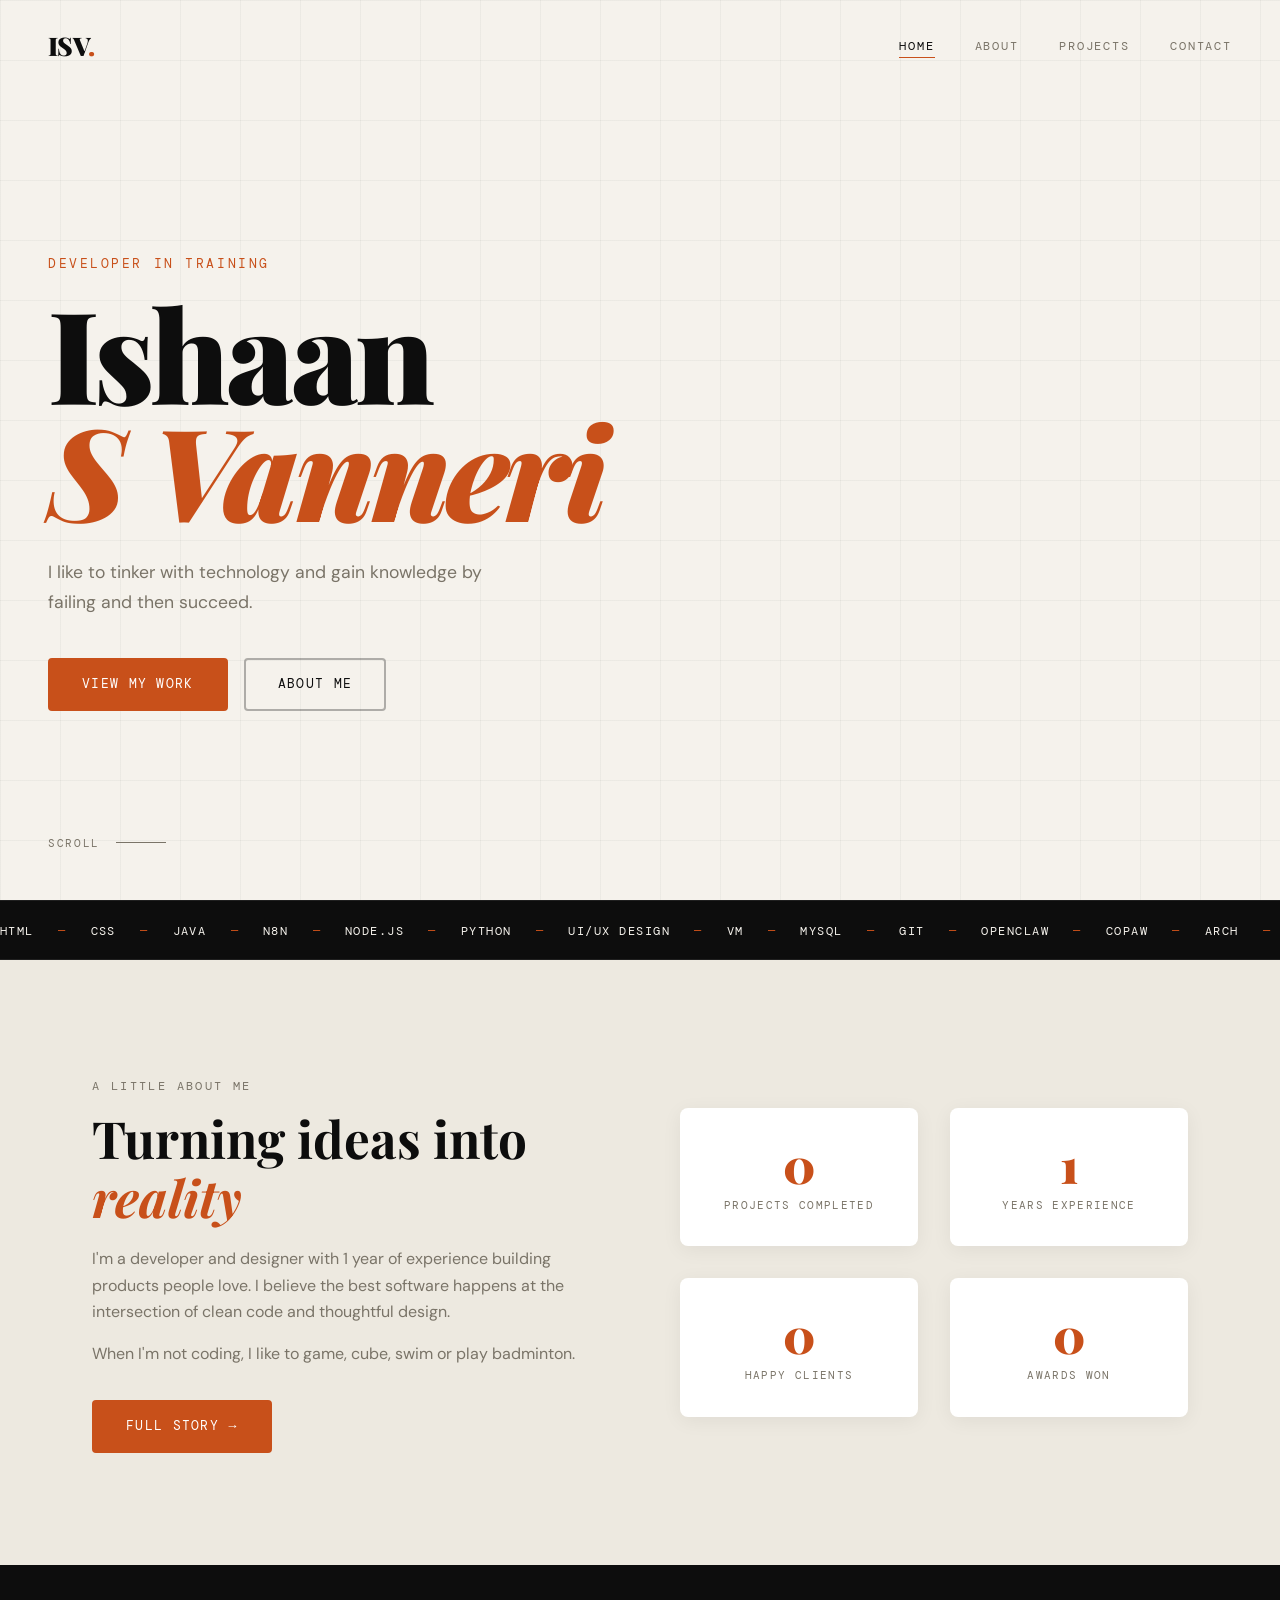
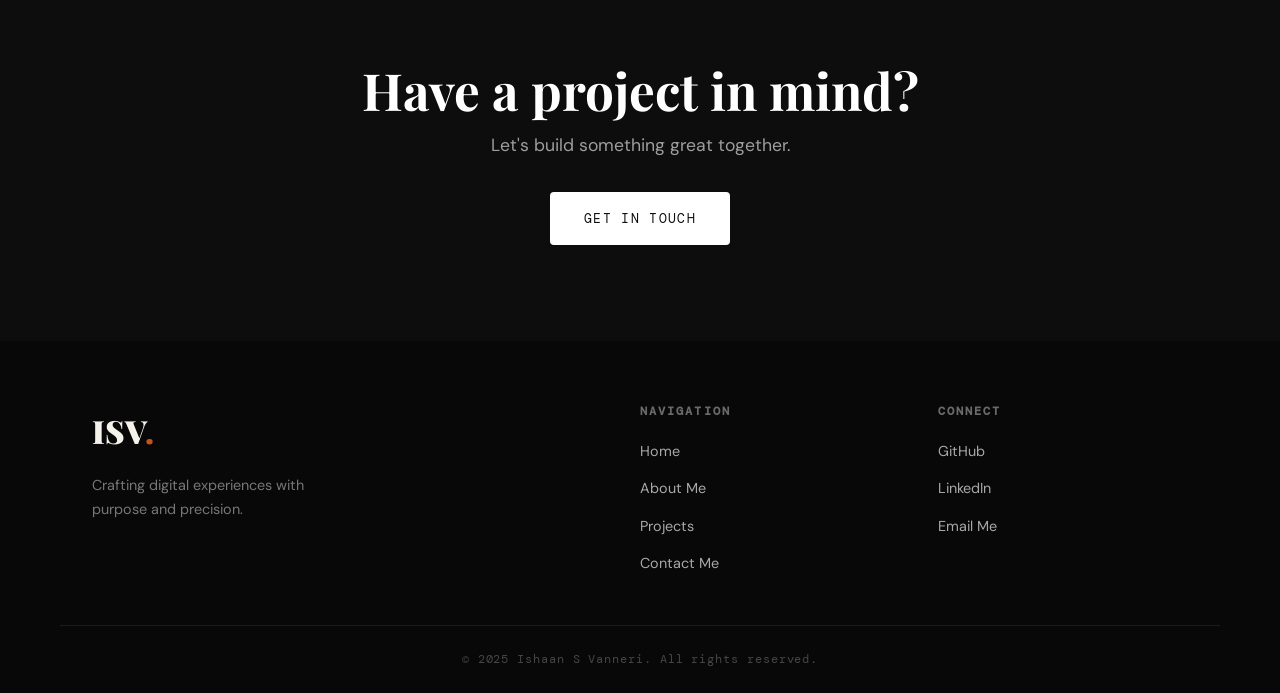
<file: index.html>
<!DOCTYPE html>
<html lang="en">
<head>
  <meta charset="UTF-8" />
  <meta name="viewport" content="width=device-width, initial-scale=1.0"/>
  <title>Ishaan S Vanneri — Developer & Designer</title>
  <link rel="stylesheet" href="style.css" />
  <link rel="preconnect" href="https://fonts.googleapis.com">
  <link href="https://fonts.googleapis.com/css2?family=Playfair+Display:ital,wght@0,400;0,700;0,900;1,400&family=DM+Mono:wght@300;400;500&family=DM+Sans:wght@300;400;500&display=swap" rel="stylesheet">
</head>
<body>

  <!-- Navigation -->
  <nav class="navbar" id="navbar">
    <div class="nav-logo">
      <a href="index.html">ISV<span class="dot">.</span></a>
    </div>
    <button class="hamburger" id="hamburger" aria-label="Toggle menu">
      <span></span><span></span><span></span>
    </button>
    <ul class="nav-links" id="nav-links">
      <li><a href="index.html" class="active">Home</a></li>
      <li><a href="about.html">About</a></li>
      <li><a href="projects.html">Projects</a></li>
      <li><a href="contact.html">Contact</a></li>
    </ul>
  </nav>

  <!-- Hero Section -->
  <section class="hero" id="home">
    <div class="hero-bg">
      <div class="grid-overlay"></div>
    </div>
    <div class="hero-content">
      <p class="hero-tag animate-in" style="animation-delay:0.1s">Developer in training</p>
      <h1 class="hero-title animate-in" style="animation-delay:0.3s">
        Ishaan<br/><em>S Vanneri</em>
      </h1>
      <p class="hero-desc animate-in" style="animation-delay:0.5s">
        I like to tinker with technology and gain knowledge by failing and then succeed.
      </p>
      <div class="hero-cta animate-in" style="animation-delay:0.7s">
        <a href="projects.html" class="btn btn-primary">View My Work</a>
        <a href="about.html" class="btn btn-ghost">About Me</a>
      </div>
    </div>
    <div class="hero-scroll">
      <span>Scroll</span>
      <div class="scroll-line"></div>
    </div>
  </section>

  <div class="skills-strip">
    <div class="strip-inner">
      <span>HTML</span><span class="sep">—</span>
      <span>CSS</span><span class="sep">—</span>
      <span>Java</span><span class="sep">—</span>
      <span>n8n</span><span class="sep">—</span>
      <span>Node.js</span><span class="sep">—</span>
      <span>Python</span><span class="sep">—</span>
      <span>UI/UX Design</span><span class="sep">—</span>
      <span>VM</span><span class="sep">—</span>
      <span>MySQL</span><span class="sep">—</span>
      <span>Git</span><span class="sep">—</span>
      <span>Openclaw</span><span class="sep">—</span>
      <span>Copaw</span><span class="sep">—</span>
      <span>Arch</span><span class="sep">—</span>
      <span>Minecraft Mods</span><span class="sep">—</span>
      <span>Creating Custom OS</span><span class="sep">—</span>
      <span>HTML</span><span class="sep">—</span>
      <span>CSS</span><span class="sep">—</span>
      <span>Java</span><span class="sep">—</span>
      <span>n8n</span><span class="sep">—</span>
      <span>Node.js</span><span class="sep">—</span>
      <span>Python</span><span class="sep">—</span>
      <span>UI/UX Design</span><span class="sep">—</span>
      <span>VM</span><span class="sep">—</span>
      <span>MySQL</span><span class="sep">—</span>
      <span>Git</span><span class="sep">—</span>
      <span>Openclaw</span><span class="sep">—</span>
      <span>Copaw</span><span class="sep">—</span>
      <span>Arch</span><span class="sep">—</span>
      <span>Minecraft Mods</span><span class="sep">—</span>
      <span>Creating Custom OS</span>
    </div>
  </div>


  <!-- About Teaser -->
  <section class="about-teaser">
    <div class="container teaser-grid">
      <div class="teaser-text">
        <span class="label">A Little About Me</span>
        <h2>Turning ideas into <em>reality</em></h2>
        <p>I'm a developer and designer with 1 year of experience building products people love. I believe the best software happens at the intersection of clean code and thoughtful design.</p>
        <p>When I'm not coding, I like to game, cube, swim or play badminton.</p>
        <a href="about.html" class="btn btn-primary">Full Story →</a>
      </div>
      <div class="teaser-stats">
        <div class="stat-item">
          <span class="stat-num" data-target="0">0</span>
          <span class="stat-label">Projects Completed</span>
        </div>
        <div class="stat-item">
          <span class="stat-num" data-target="1">1</span>
          <span class="stat-label">Years Experience</span>
        </div>
        <div class="stat-item">
          <span class="stat-num" data-target="0">0</span>
          <span class="stat-label">Happy Clients</span>
        </div>
        <div class="stat-item">
          <span class="stat-num" data-target="0">0</span>
          <span class="stat-label">Awards Won</span>
        </div>
      </div>
    </div>
  </section>

  <!-- CTA Band -->
  <section class="cta-band">
    <div class="container">
      <h2>Have a project in mind?</h2>
      <p>Let's build something great together.</p>
      <a href="pages/contact.html" class="btn btn-light">Get In Touch</a>
    </div>
  </section>

  <!-- Footer -->
  <footer class="footer">
    <div class="container footer-grid">
      <div class="footer-brand">
        <span class="logo">ISV<span class="dot">.</span></span>
        <p>Crafting digital experiences with purpose and precision.</p>
      </div>
      <div class="footer-links">
        <h4>Navigation</h4>
        <ul>
          <li><a href="index.html">Home</a></li>
          <li><a href="about.html">About Me</a></li>
          <li><a href="projects.html">Projects</a></li>
          <li><a href="contact.html">Contact Me</a></li>
        </ul>
      </div>
      <div class="footer-social">
        <h4>Connect</h4>
        <ul>
          <li><a href="https://github.com/ripzeno" target="_blank" rel="noopener">GitHub</a></li>
          <li><a href="https://www.linkedin.com/in/ishaan-s-vanneri-62398538a/" target="_blank" rel="noopener">LinkedIn</a></li>
          <li><a href="mailto:ishaansvanneri@gmail.com">Email Me</a></li>
        </ul>
      </div>
    </div>
    <div class="footer-bottom">
      <p>&copy; 2025 Ishaan S Vanneri. All rights reserved.</p>
    </div>
  </footer>

</body>
</html>
</file>
<file: style.css>
/* ============================================
   ALEX MORGAN PORTFOLIO — MAIN STYLESHEET
   ============================================ */

/* ---------- CSS Variables ---------- */
:root {
  --ink:      #0d0d0d;
  --paper:    #f5f2ec;
  --cream:    #ede9e0;
  --accent:   #c8501a;
  --accent2:  #1a4fc8;
  --muted:    #7a7468;
  --white:    #ffffff;

  --font-display: 'Playfair Display', Georgia, serif;
  --font-mono:    'DM Mono', 'Courier New', monospace;
  --font-body:    'DM Sans', sans-serif;

  --radius: 4px;
  --transition: 0.3s cubic-bezier(0.4, 0, 0.2, 1);
  --shadow: 0 8px 40px rgba(13,13,13,0.12);
  --shadow-lg: 0 20px 60px rgba(13,13,13,0.18);
}

/* ---------- Reset & Base ---------- */
*, *::before, *::after { box-sizing: border-box; margin: 0; padding: 0; }

html { scroll-behavior: smooth; font-size: 16px; }

body {
  font-family: var(--font-body);
  background: var(--paper);
  color: var(--ink);
  line-height: 1.65;
  overflow-x: hidden;
}

img { max-width: 100%; display: block; }
a { color: inherit; text-decoration: none; }
ul { list-style: none; }

/* ---------- Typography ---------- */
h1, h2, h3, h4 {
  font-family: var(--font-display);
  line-height: 1.15;
  font-weight: 700;
}

h1 { font-size: clamp(3.5rem, 9vw, 7.5rem); }
h2 { font-size: clamp(2rem, 4vw, 3.2rem); }
h3 { font-size: 1.4rem; }

em { font-style: italic; color: var(--accent); }

.label {
  display: inline-block;
  font-family: var(--font-mono);
  font-size: 0.75rem;
  letter-spacing: 0.2em;
  text-transform: uppercase;
  color: var(--muted);
  margin-bottom: 0.75rem;
}

/* ---------- Utility ---------- */
.container {
  max-width: 1160px;
  margin: 0 auto;
  padding: 0 2rem;
}

/* ---------- Buttons ---------- */
.btn {
  display: inline-block;
  font-family: var(--font-mono);
  font-size: 0.82rem;
  letter-spacing: 0.1em;
  text-transform: uppercase;
  padding: 0.85rem 2rem;
  border-radius: var(--radius);
  transition: all var(--transition);
  cursor: pointer;
  border: 2px solid transparent;
}

.btn-primary {
  background: var(--accent);
  color: var(--white);
  border-color: var(--accent);
}
.btn-primary:hover {
  background: transparent;
  color: var(--accent);
}

.btn-ghost {
  background: transparent;
  color: var(--ink);
  border-color: rgba(13,13,13,0.3);
}
.btn-ghost:hover {
  border-color: var(--ink);
  background: var(--ink);
  color: var(--white);
}

.btn-outline {
  background: transparent;
  color: var(--ink);
  border-color: var(--ink);
}
.btn-outline:hover {
  background: var(--ink);
  color: var(--paper);
}

.btn-light {
  background: var(--white);
  color: var(--ink);
  border-color: var(--white);
}
.btn-light:hover {
  background: transparent;
  color: var(--white);
  border-color: var(--white);
}

/* ---------- Navigation ---------- */
.navbar {
  position: fixed;
  top: 0; left: 0; right: 0;
  z-index: 100;
  display: flex;
  align-items: center;
  justify-content: space-between;
  padding: 1.5rem 3rem;
  transition: background var(--transition), padding var(--transition), box-shadow var(--transition);
}

.navbar.scrolled {
  background: rgba(245,242,236,0.95);
  backdrop-filter: blur(12px);
  padding: 1rem 3rem;
  box-shadow: 0 2px 20px rgba(0,0,0,0.08);
}

.nav-logo a {
  font-family: var(--font-display);
  font-size: 1.6rem;
  font-weight: 900;
  color: var(--ink);
  letter-spacing: -0.02em;
}

.dot { color: var(--accent); }

.nav-links {
  display: flex;
  gap: 2.5rem;
  align-items: center;
}

.nav-links a {
  font-family: var(--font-mono);
  font-size: 0.78rem;
  letter-spacing: 0.15em;
  text-transform: uppercase;
  color: var(--muted);
  transition: color var(--transition);
  position: relative;
}

.nav-links a::after {
  content: '';
  position: absolute;
  bottom: -4px; left: 0;
  width: 0; height: 1px;
  background: var(--accent);
  transition: width var(--transition);
}

.nav-links a:hover,
.nav-links a.active {
  color: var(--ink);
}

.nav-links a:hover::after,
.nav-links a.active::after {
  width: 100%;
}

/* Hamburger */
.hamburger {
  display: none;
  flex-direction: column;
  gap: 5px;
  background: none;
  border: none;
  cursor: pointer;
  padding: 4px;
  z-index: 200;
}
.hamburger span {
  display: block;
  width: 24px; height: 2px;
  background: var(--ink);
  transition: all var(--transition);
}
.hamburger.open span:nth-child(1) { transform: translateY(7px) rotate(45deg); }
.hamburger.open span:nth-child(2) { opacity: 0; }
.hamburger.open span:nth-child(3) { transform: translateY(-7px) rotate(-45deg); }

/* ---------- Hero Section ---------- */
.hero {
  min-height: 100vh;
  display: flex;
  align-items: center;
  position: relative;
  padding: 8rem 3rem 4rem;
  overflow: hidden;
}

.hero-bg {
  position: absolute;
  inset: 0;
  background: var(--paper);
}

.grid-overlay {
  position: absolute;
  inset: 0;
  background-image:
    linear-gradient(rgba(13,13,13,0.04) 1px, transparent 1px),
    linear-gradient(90deg, rgba(13,13,13,0.04) 1px, transparent 1px);
  background-size: 60px 60px;
}

/* Decorative accent shape */
.hero::before {
  content: '';
  position: absolute;
  top: -10%;
  right: -5%;
  width: 55vw;
  height: 90vh;
  background: linear-gradient(135deg, var(--cream) 0%, rgba(200,80,26,0.08) 100%);
  border-radius: 0 0 0 60% / 0 0 0 30%;
  z-index: 0;
}

.hero-content {
  position: relative;
  z-index: 1;
  max-width: 780px;
}

.hero-tag {
  font-family: var(--font-mono);
  font-size: 0.8rem;
  letter-spacing: 0.2em;
  text-transform: uppercase;
  color: var(--accent);
  margin-bottom: 1.2rem;
}

.hero-title {
  font-size: clamp(4rem, 10vw, 8.5rem);
  font-weight: 900;
  line-height: 0.92;
  letter-spacing: -0.03em;
  margin-bottom: 1.8rem;
}

.hero-desc {
  font-size: 1.1rem;
  color: var(--muted);
  max-width: 480px;
  margin-bottom: 2.5rem;
  line-height: 1.7;
}

.hero-cta {
  display: flex;
  gap: 1rem;
  flex-wrap: wrap;
}

/* Scroll indicator */
.hero-scroll {
  position: absolute;
  bottom: 3rem;
  left: 3rem;
  display: flex;
  align-items: center;
  gap: 1rem;
  font-family: var(--font-mono);
  font-size: 0.7rem;
  letter-spacing: 0.15em;
  text-transform: uppercase;
  color: var(--muted);
  z-index: 1;
}

.scroll-line {
  width: 50px; height: 1px;
  background: var(--muted);
  position: relative;
  overflow: hidden;
}
.scroll-line::after {
  content: '';
  position: absolute;
  top: 0; left: -100%;
  width: 100%; height: 100%;
  background: var(--accent);
  animation: scan 2s ease-in-out infinite;
}
@keyframes scan {
  0% { left: -100%; }
  100% { left: 100%; }
}

/* ---------- Animate In ---------- */
.animate-in {
  opacity: 0;
  transform: translateY(24px);
  animation: fadeUp 0.7s ease forwards;
}
@keyframes fadeUp {
  to { opacity: 1; transform: translateY(0); }
}

/* ---------- Skills Strip ---------- */
.skills-strip {
  background: var(--ink);
  color: var(--paper);
  overflow: hidden;
  padding: 1rem 0;
  border-top: 1px solid rgba(255,255,255,0.08);
  border-bottom: 1px solid rgba(255,255,255,0.08);
}

.strip-inner {
  display: inline-flex;
  gap: 1.5rem;
  animation: marquee 30s linear infinite;
  white-space: nowrap;
}

.strip-inner span {
  font-family: var(--font-mono);
  font-size: 0.78rem;
  letter-spacing: 0.12em;
  text-transform: uppercase;
}

.strip-inner .sep {
  color: var(--accent);
}

@keyframes marquee {
  0%   { transform: translateX(0); }
  100% { transform: translateX(-50%); }
}

/* ---------- Featured Projects ---------- */
.featured {
  padding: 7rem 0;
}

.section-header {
  margin-bottom: 3.5rem;
}

.projects-grid {
  display: grid;
  grid-template-columns: 1fr 1fr;
  grid-template-rows: auto auto;
  gap: 2rem;
}

.card-large {
  grid-row: span 2;
}

.project-card {
  background: var(--white);
  border-radius: 8px;
  overflow: hidden;
  box-shadow: var(--shadow);
  transition: transform var(--transition), box-shadow var(--transition);
}

.project-card:hover {
  transform: translateY(-6px);
  box-shadow: var(--shadow-lg);
}

.card-img {
  position: relative;
  overflow: hidden;
}

.img-placeholder {
  width: 100%;
  aspect-ratio: 16/9;
  display: flex;
  align-items: center;
  justify-content: center;
}

.card-large .img-placeholder {
  aspect-ratio: 4/3;
}

.p1 { background: linear-gradient(135deg, #1a2c5c 0%, #2a4faa 100%); }
.p2 { background: linear-gradient(135deg, #1c3a2a 0%, #2e8b5a 100%); }
.p3 { background: linear-gradient(135deg, #4a1520 0%, #c8501a 100%); }

/* Placeholder art */
.placeholder-art {
  display: flex;
  flex-direction: column;
  align-items: center;
  gap: 12px;
  opacity: 0.5;
}
.art-circle {
  width: 70px; height: 70px;
  border-radius: 50%;
  border: 3px solid rgba(255,255,255,0.6);
}
.art-bar {
  width: 90px; height: 8px;
  border-radius: 4px;
  background: rgba(255,255,255,0.5);
}
.art-bar.short { width: 55px; }
.art-wave {
  width: 120px; height: 60px;
  border-radius: 50%;
  border: 3px solid rgba(255,255,255,0.6);
  clip-path: inset(50% 0 0 0);
  transform: scaleX(2);
}
.art-dots {
  width: 80px; height: 80px;
  background: radial-gradient(circle, rgba(255,255,255,0.5) 2px, transparent 2px);
  background-size: 16px 16px;
}

.card-overlay {
  position: absolute;
  inset: 0;
  background: rgba(13,13,13,0.7);
  display: flex;
  align-items: center;
  justify-content: center;
  opacity: 0;
  transition: opacity var(--transition);
}

.project-card:hover .card-overlay { opacity: 1; }

.overlay-btn {
  background: var(--white);
  color: var(--ink);
  font-family: var(--font-mono);
  font-size: 0.8rem;
  letter-spacing: 0.1em;
  padding: 0.75rem 1.5rem;
  border-radius: var(--radius);
  transition: background var(--transition), color var(--transition);
}
.overlay-btn:hover {
  background: var(--accent);
  color: var(--white);
}

.card-body {
  padding: 1.6rem;
}

.card-meta {
  display: flex;
  gap: 0.5rem;
  flex-wrap: wrap;
  margin-bottom: 0.75rem;
}

.tag {
  font-family: var(--font-mono);
  font-size: 0.68rem;
  letter-spacing: 0.1em;
  text-transform: uppercase;
  color: var(--accent);
  background: rgba(200,80,26,0.08);
  padding: 0.2rem 0.6rem;
  border-radius: 2px;
}

.card-body h3 {
  margin-bottom: 0.6rem;
  font-size: 1.2rem;
}
.card-body p {
  font-size: 0.9rem;
  color: var(--muted);
  margin-bottom: 1rem;
}

.card-link {
  font-family: var(--font-mono);
  font-size: 0.78rem;
  letter-spacing: 0.1em;
  color: var(--ink);
  display: inline-flex;
  align-items: center;
  gap: 4px;
  transition: color var(--transition), gap var(--transition);
}
.card-link span { transition: transform var(--transition); }
.card-link:hover { color: var(--accent); }
.card-link:hover span { transform: translateX(4px); }

.view-all-wrap {
  text-align: center;
  margin-top: 3rem;
}

/* ---------- About Teaser ---------- */
.about-teaser {
  background: var(--cream);
  padding: 7rem 0;
}

.teaser-grid {
  display: grid;
  grid-template-columns: 1fr 1fr;
  gap: 5rem;
  align-items: center;
}

.teaser-text h2 { margin-bottom: 1.2rem; }
.teaser-text p { color: var(--muted); margin-bottom: 1rem; }
.teaser-text .btn { margin-top: 1rem; }

.teaser-stats {
  display: grid;
  grid-template-columns: 1fr 1fr;
  gap: 2rem;
}

.stat-item {
  background: var(--white);
  padding: 2rem 1.5rem;
  border-radius: 8px;
  box-shadow: 0 4px 20px rgba(0,0,0,0.06);
  text-align: center;
  transition: transform var(--transition);
}
.stat-item:hover { transform: translateY(-4px); }

.stat-num {
  display: block;
  font-family: var(--font-display);
  font-size: 3rem;
  font-weight: 900;
  color: var(--accent);
  line-height: 1;
}

.stat-label {
  display: block;
  font-family: var(--font-mono);
  font-size: 0.7rem;
  letter-spacing: 0.12em;
  text-transform: uppercase;
  color: var(--muted);
  margin-top: 0.5rem;
}

/* ---------- CTA Band ---------- */
.cta-band {
  background: var(--ink);
  color: var(--white);
  padding: 6rem 0;
  text-align: center;
}

.cta-band h2 {
  color: var(--white);
  margin-bottom: 0.75rem;
}

.cta-band p {
  color: rgba(255,255,255,0.6);
  margin-bottom: 2rem;
  font-size: 1.1rem;
}

/* ---------- Footer ---------- */
.footer {
  background: #080808;
  color: var(--paper);
  padding-top: 4rem;
}

.footer-grid {
  display: grid;
  grid-template-columns: 2fr 1fr 1fr;
  gap: 3rem;
  padding-bottom: 3rem;
  border-bottom: 1px solid rgba(255,255,255,0.08);
}

.footer-brand .logo {
  font-family: var(--font-display);
  font-size: 2rem;
  font-weight: 900;
}

.footer-brand p {
  margin-top: 1rem;
  color: rgba(255,255,255,0.45);
  font-size: 0.9rem;
  max-width: 260px;
}

.footer-links h4,
.footer-social h4 {
  font-family: var(--font-mono);
  font-size: 0.72rem;
  letter-spacing: 0.18em;
  text-transform: uppercase;
  color: rgba(255,255,255,0.4);
  margin-bottom: 1.2rem;
}

.footer-links ul li + li,
.footer-social ul li + li { margin-top: 0.7rem; }

.footer-links a,
.footer-social a {
  color: rgba(255,255,255,0.65);
  font-size: 0.9rem;
  transition: color var(--transition);
}
.footer-links a:hover,
.footer-social a:hover { color: var(--accent); }

.footer-bottom {
  padding: 1.5rem 0;
  text-align: center;
}
.footer-bottom p {
  font-family: var(--font-mono);
  font-size: 0.72rem;
  letter-spacing: 0.08em;
  color: rgba(255,255,255,0.25);
}

/* ---------- Inner Page Shared Styles ---------- */
.page-hero {
  background: var(--cream);
  padding: 9rem 3rem 4rem;
  border-bottom: 1px solid rgba(13,13,13,0.08);
}

.page-hero h1 {
  font-size: clamp(2.8rem, 6vw, 5rem);
}

.page-content {
  padding: 5rem 0 7rem;
}

/* ---------- About Page ---------- */
.about-grid {
  display: grid;
  grid-template-columns: 1fr 1.3fr;
  gap: 5rem;
  align-items: start;
  margin-bottom: 5rem;
}

.about-portrait {
  aspect-ratio: 3/4;
  background: linear-gradient(145deg, var(--cream), var(--accent) 200%);
  border-radius: 8px;
  position: relative;
  overflow: hidden;
}

.about-portrait::after {
  content: 'AM';
  position: absolute;
  bottom: 1.5rem;
  right: 1.5rem;
  font-family: var(--font-display);
  font-size: 5rem;
  font-weight: 900;
  color: rgba(255,255,255,0.15);
  line-height: 1;
}

.about-text h2 { margin-bottom: 1.2rem; }
.about-text p { color: var(--muted); margin-bottom: 1rem; }

.skills-grid {
  display: grid;
  grid-template-columns: repeat(auto-fill, minmax(140px, 1fr));
  gap: 1rem;
  margin-top: 2rem;
}

.skill-pill {
  background: var(--white);
  border: 1px solid rgba(13,13,13,0.1);
  border-radius: 4px;
  padding: 0.6rem 1rem;
  font-family: var(--font-mono);
  font-size: 0.78rem;
  letter-spacing: 0.08em;
  text-align: center;
  transition: all var(--transition);
}
.skill-pill:hover {
  border-color: var(--accent);
  color: var(--accent);
  transform: translateY(-2px);
}

.timeline {
  position: relative;
  padding-left: 2rem;
}
.timeline::before {
  content: '';
  position: absolute;
  top: 0; left: 0;
  width: 1px;
  height: 100%;
  background: rgba(13,13,13,0.12);
}

.timeline-item {
  position: relative;
  padding-bottom: 2.5rem;
}
.timeline-item::before {
  content: '';
  position: absolute;
  left: -2.4rem;
  top: 0.4rem;
  width: 10px; height: 10px;
  border-radius: 50%;
  background: var(--accent);
}
.timeline-item .year {
  font-family: var(--font-mono);
  font-size: 0.72rem;
  letter-spacing: 0.15em;
  text-transform: uppercase;
  color: var(--accent);
  margin-bottom: 0.3rem;
}
.timeline-item h4 { margin-bottom: 0.3rem; }
.timeline-item p { color: var(--muted); font-size: 0.9rem; }

/* ---------- Projects Page ---------- */
.filter-bar {
  display: flex;
  gap: 0.75rem;
  flex-wrap: wrap;
  margin-bottom: 3rem;
}

.filter-btn {
  font-family: var(--font-mono);
  font-size: 0.75rem;
  letter-spacing: 0.1em;
  text-transform: uppercase;
  padding: 0.5rem 1.2rem;
  border-radius: 2px;
  border: 1px solid rgba(13,13,13,0.2);
  background: transparent;
  cursor: pointer;
  transition: all var(--transition);
}
.filter-btn:hover,
.filter-btn.active {
  background: var(--ink);
  color: var(--white);
  border-color: var(--ink);
}

.all-projects-grid {
  display: grid;
  grid-template-columns: repeat(auto-fill, minmax(320px, 1fr));
  gap: 2rem;
}

/* ---------- Contact Page ---------- */
.contact-grid {
  display: grid;
  grid-template-columns: 1fr 1.5fr;
  gap: 5rem;
  align-items: start;
}

.contact-info h3 { margin-bottom: 1rem; }
.contact-info p { color: var(--muted); margin-bottom: 2rem; }

.contact-detail {
  display: flex;
  align-items: flex-start;
  gap: 1rem;
  margin-bottom: 1.5rem;
}
.contact-icon {
  width: 40px; height: 40px;
  background: var(--cream);
  border-radius: 4px;
  display: flex;
  align-items: center;
  justify-content: center;
  font-size: 1rem;
  flex-shrink: 0;
}
.contact-detail-text small {
  font-family: var(--font-mono);
  font-size: 0.68rem;
  letter-spacing: 0.1em;
  text-transform: uppercase;
  color: var(--muted);
  display: block;
}

/* Form */
.form-group {
  margin-bottom: 1.4rem;
}
.form-group label {
  display: block;
  font-family: var(--font-mono);
  font-size: 0.72rem;
  letter-spacing: 0.12em;
  text-transform: uppercase;
  color: var(--muted);
  margin-bottom: 0.5rem;
}
.form-group input,
.form-group textarea {
  width: 100%;
  padding: 0.85rem 1rem;
  background: var(--white);
  border: 1px solid rgba(13,13,13,0.15);
  border-radius: var(--radius);
  font-family: var(--font-body);
  font-size: 0.95rem;
  color: var(--ink);
  transition: border-color var(--transition), box-shadow var(--transition);
  outline: none;
}
.form-group input:focus,
.form-group textarea:focus {
  border-color: var(--accent);
  box-shadow: 0 0 0 3px rgba(200,80,26,0.1);
}
.form-group textarea { resize: vertical; min-height: 140px; }

/* ---------- Responsive ---------- */
@media (max-width: 1024px) {
  .projects-grid {
    grid-template-columns: 1fr;
  }
  .card-large { grid-row: span 1; }
  .teaser-grid { grid-template-columns: 1fr; gap: 3rem; }
  .about-grid { grid-template-columns: 1fr; }
  .about-portrait { aspect-ratio: 16/9; }
  .contact-grid { grid-template-columns: 1fr; }
  .footer-grid { grid-template-columns: 1fr 1fr; }
}

@media (max-width: 768px) {
  .navbar { padding: 1.2rem 1.5rem; }
  .navbar.scrolled { padding: 0.9rem 1.5rem; }

  .hamburger { display: flex; }

  .nav-links {
    position: fixed;
    top: 0; right: -100%;
    bottom: 0;
    width: 70%;
    background: var(--paper);
    flex-direction: column;
    justify-content: center;
    padding: 4rem 3rem;
    gap: 2.5rem;
    box-shadow: -8px 0 40px rgba(0,0,0,0.1);
    transition: right var(--transition);
    z-index: 150;
  }

  .nav-links.open { right: 0; }

  .nav-links a {
    font-size: 1rem;
    letter-spacing: 0.1em;
  }

  .hero { padding: 7rem 1.5rem 4rem; }
  .hero::before { display: none; }
  .hero-scroll { left: 1.5rem; }

  .featured, .about-teaser { padding: 4rem 0; }
  .container { padding: 0 1.5rem; }

  .teaser-stats { grid-template-columns: 1fr 1fr; }

  .footer-grid {
    grid-template-columns: 1fr;
    gap: 2rem;
  }

  .page-hero { padding: 7rem 1.5rem 3rem; }
  .page-content { padding: 3rem 0 5rem; }

  .all-projects-grid {
    grid-template-columns: 1fr;
  }

  .filter-bar { gap: 0.5rem; }
}

@media (max-width: 480px) {
  .hero-title { font-size: 3.5rem; }
  .hero-cta { flex-direction: column; }
  .btn { text-align: center; }
  .teaser-stats { grid-template-columns: 1fr; }
}
</file>
